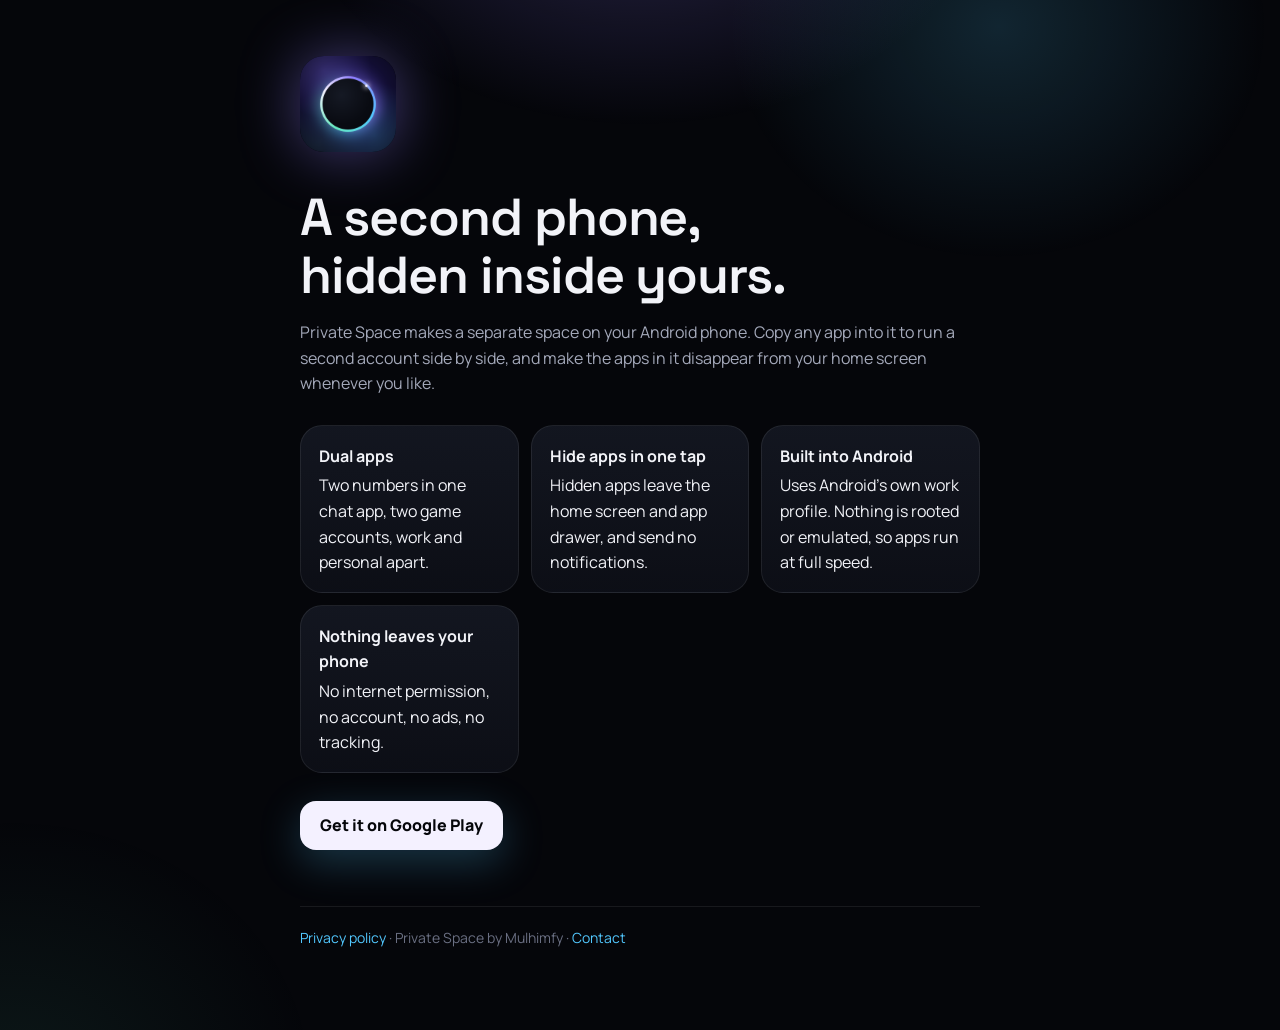
<file: docs/index.html>
<!doctype html>
<html lang="en">
<head>
<meta charset="utf-8">
<meta name="viewport" content="width=device-width,initial-scale=1">
<title>Private Space: hide apps and run dual apps on Android</title>
<meta name="description" content="Private Space makes a second, hidden space inside your Android phone: clone apps for a second account and hide apps from your home screen. Built on Android's own work profile. No internet access.">
<link rel="icon" href="icon.png">
<link rel="preconnect" href="https://fonts.googleapis.com"><link rel="preconnect" href="https://fonts.gstatic.com" crossorigin>
<link href="https://fonts.googleapis.com/css2?family=Manrope:wght@500;700;800&family=Space+Grotesk:wght@600&display=swap" rel="stylesheet">
<link rel="stylesheet" href="style.css">
</head>
<body>
<main>
<img class="icon" src="icon.png" alt="Private Space icon">
<h1>A second phone,<br>hidden inside yours.</h1>
<p>Private Space makes a separate space on your Android phone. Copy any app into it to run a second account side by side, and make the apps in it disappear from your home screen whenever you like.</p>
<div class="cards">
<div class="card"><b>Dual apps</b>Two numbers in one chat app, two game accounts, work and personal apart.</div>
<div class="card"><b>Hide apps in one tap</b>Hidden apps leave the home screen and app drawer, and send no notifications.</div>
<div class="card"><b>Built into Android</b>Uses Android's own work profile. Nothing is rooted or emulated, so apps run at full speed.</div>
<div class="card"><b>Nothing leaves your phone</b>No internet permission, no account, no ads, no tracking.</div>
</div>
<p><a class="pill" href="https://play.google.com/store/apps/details?id=com.privatespace.app">Get it on Google Play</a></p>
<footer><a href="privacy.html">Privacy policy</a> · Private Space by Mulhimfy · <a href="https://github.com/Mulhimfy/privatespace-app/issues">Contact</a></footer>
</main>
<script>document.querySelectorAll('.card').forEach(c=>c.addEventListener('pointermove',e=>{const r=c.getBoundingClientRect();c.style.setProperty('--x',(e.clientX-r.left)+'px');c.style.setProperty('--y',(e.clientY-r.top)+'px')}))</script>
</body>
</html>
</file>
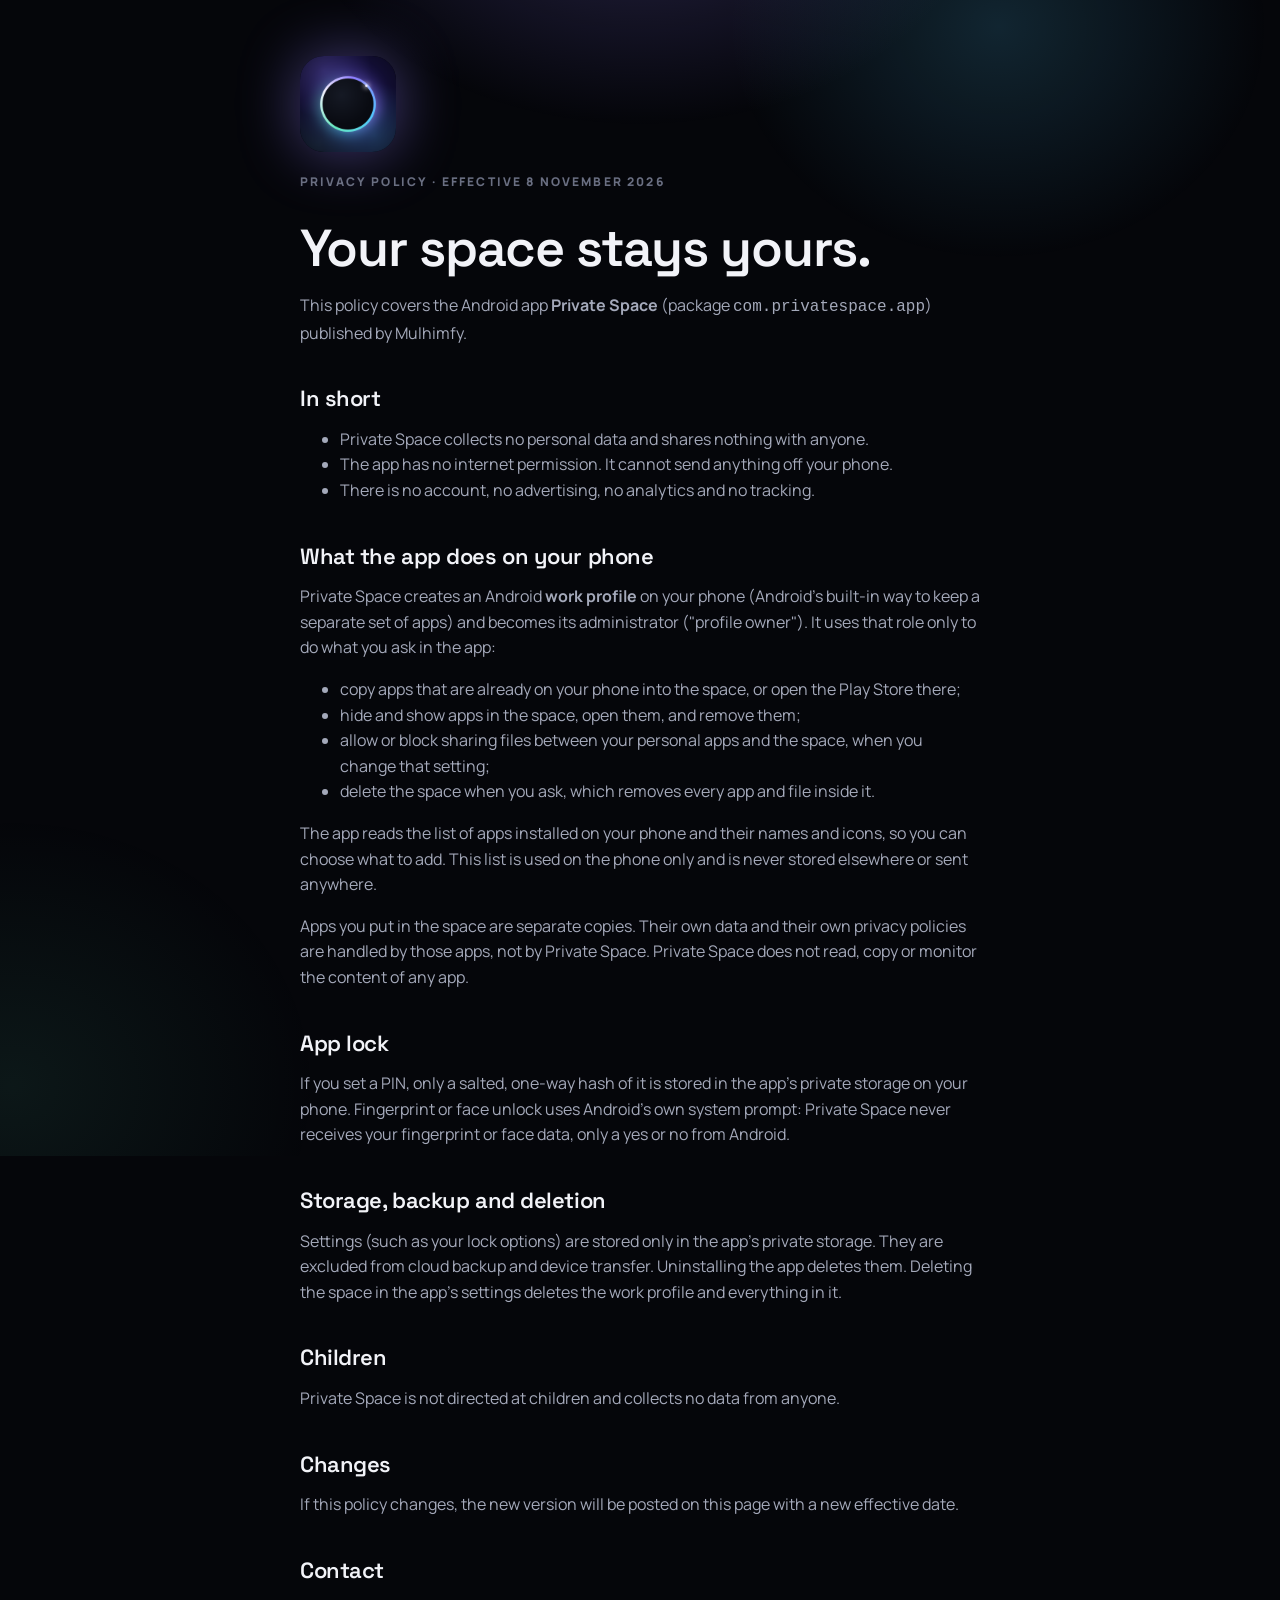
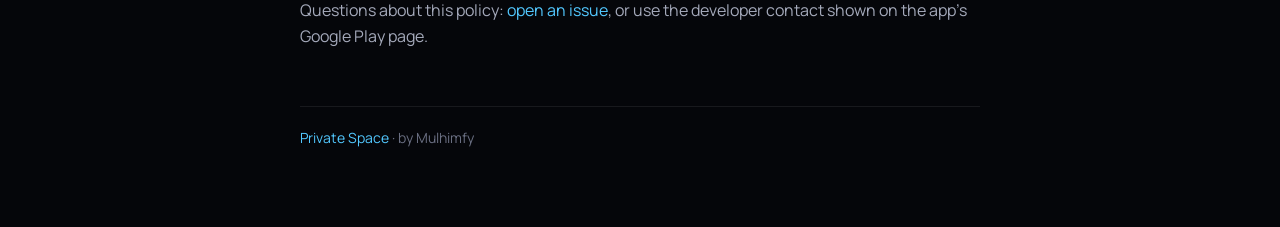
<file: docs/privacy.html>
<!doctype html>
<html lang="en">
<head>
<meta charset="utf-8">
<meta name="viewport" content="width=device-width,initial-scale=1">
<title>Privacy policy · Private Space</title>
<meta name="description" content="Privacy policy of Private Space for Android: no data collected, no internet access.">
<link rel="icon" href="icon.png">
<link rel="preconnect" href="https://fonts.googleapis.com"><link rel="preconnect" href="https://fonts.gstatic.com" crossorigin>
<link href="https://fonts.googleapis.com/css2?family=Manrope:wght@500;700;800&family=Space+Grotesk:wght@600&display=swap" rel="stylesheet">
<link rel="stylesheet" href="style.css">
</head>
<body>
<main>
<a href="./"><img class="icon" src="icon.png" alt="Private Space"></a>
<p class="over">Privacy policy · effective 8 November 2026</p>
<h1>Your space stays yours.</h1>
<p>This policy covers the Android app <b>Private Space</b> (package <code>com.privatespace.app</code>) published by Mulhimfy.</p>

<h2>In short</h2>
<ul>
<li>Private Space collects no personal data and shares nothing with anyone.</li>
<li>The app has no internet permission. It cannot send anything off your phone.</li>
<li>There is no account, no advertising, no analytics and no tracking.</li>
</ul>

<h2>What the app does on your phone</h2>
<p>Private Space creates an Android <b>work profile</b> on your phone (Android's built-in way to keep a separate set of apps) and becomes its administrator ("profile owner"). It uses that role only to do what you ask in the app:</p>
<ul>
<li>copy apps that are already on your phone into the space, or open the Play Store there;</li>
<li>hide and show apps in the space, open them, and remove them;</li>
<li>allow or block sharing files between your personal apps and the space, when you change that setting;</li>
<li>delete the space when you ask, which removes every app and file inside it.</li>
</ul>
<p>The app reads the list of apps installed on your phone and their names and icons, so you can choose what to add. This list is used on the phone only and is never stored elsewhere or sent anywhere.</p>
<p>Apps you put in the space are separate copies. Their own data and their own privacy policies are handled by those apps, not by Private Space. Private Space does not read, copy or monitor the content of any app.</p>

<h2>App lock</h2>
<p>If you set a PIN, only a salted, one-way hash of it is stored in the app's private storage on your phone. Fingerprint or face unlock uses Android's own system prompt: Private Space never receives your fingerprint or face data, only a yes or no from Android.</p>

<h2>Storage, backup and deletion</h2>
<p>Settings (such as your lock options) are stored only in the app's private storage. They are excluded from cloud backup and device transfer. Uninstalling the app deletes them. Deleting the space in the app's settings deletes the work profile and everything in it.</p>

<h2>Children</h2>
<p>Private Space is not directed at children and collects no data from anyone.</p>

<h2>Changes</h2>
<p>If this policy changes, the new version will be posted on this page with a new effective date.</p>

<h2>Contact</h2>
<p>Questions about this policy: <a href="https://github.com/Mulhimfy/privatespace-app/issues">open an issue</a>, or use the developer contact shown on the app's Google Play page.</p>
<footer><a href="./">Private Space</a> · by Mulhimfy</footer>
</main>
</body>
</html>
</file>
<file: docs/style.css>
:root{--void:#05060A;--abyss:#0A0C13;--raised:#161A25;--rim:rgba(255,255,255,.08);--text:#F2F3F8;--mid:#A4A9BA;--low:#6A6F82;--iris:#8E7CFF;--halo:#52C8FF;--mint:#67EBC1}
*{box-sizing:border-box}html{-webkit-text-size-adjust:100%}
body{margin:0;background:var(--void);color:var(--text);font:16px/1.6 "Manrope",system-ui,-apple-system,Segoe UI,Roboto,sans-serif;min-height:100vh;overflow-x:hidden}
body::before{content:"";position:fixed;inset:-20vmax;z-index:-1;background:
radial-gradient(40vmax 30vmax at 50% 8%,rgba(142,124,255,.28),transparent 70%),
radial-gradient(30vmax 26vmax at 70% 20%,rgba(82,200,255,.16),transparent 70%),
radial-gradient(34vmax 30vmax at 15% 95%,rgba(103,235,193,.08),transparent 70%);animation:drift 30s ease-in-out infinite alternate}
@keyframes drift{to{transform:translate3d(2vmax,-1.5vmax,0) rotate(6deg)}}
@media (prefers-reduced-motion:reduce){body::before{animation:none}}
main{max-width:720px;margin:0 auto;padding:56px 20px 80px}
h1,h2{font-family:"Space Grotesk",system-ui,sans-serif;letter-spacing:-.02em;line-height:1.12}
h1{font-size:clamp(34px,7vw,52px);margin:28px 0 14px;font-weight:600}
h2{font-size:22px;margin:40px 0 8px;font-weight:600}
p,li{color:var(--mid)}a{color:var(--halo);text-decoration:none}a:hover{text-decoration:underline}
.icon{width:96px;height:96px;border-radius:24px;box-shadow:0 0 60px rgba(142,124,255,.45)}
.over{font-size:12px;font-weight:800;letter-spacing:.18em;text-transform:uppercase;color:var(--low)}
.cards{display:grid;gap:12px;grid-template-columns:repeat(auto-fit,minmax(200px,1fr));margin:28px 0}
.card{background:linear-gradient(180deg,rgba(22,26,37,.8),rgba(16,19,28,.7));border:1px solid var(--rim);border-radius:22px;padding:18px 18px 16px;position:relative;overflow:hidden;transition:border-color .3s}
.card:hover{border-color:rgba(82,200,255,.35)}
.card b{display:block;color:var(--text);margin-bottom:4px}
.card::after{content:"";position:absolute;inset:0;background:radial-gradient(240px 140px at var(--x,50%) var(--y,0%),rgba(82,200,255,.12),transparent 70%);opacity:0;transition:opacity .3s;pointer-events:none}
.card:hover::after{opacity:1}
footer{margin-top:56px;color:var(--low);font-size:14px;border-top:1px solid var(--rim);padding-top:20px}
.pill{display:inline-block;padding:12px 20px;border-radius:16px;background:#F4F1FF;color:#05060A;font-weight:800;box-shadow:0 12px 40px rgba(82,200,255,.25)}
.pill:hover{text-decoration:none;transform:translateY(-1px)}
</file>
